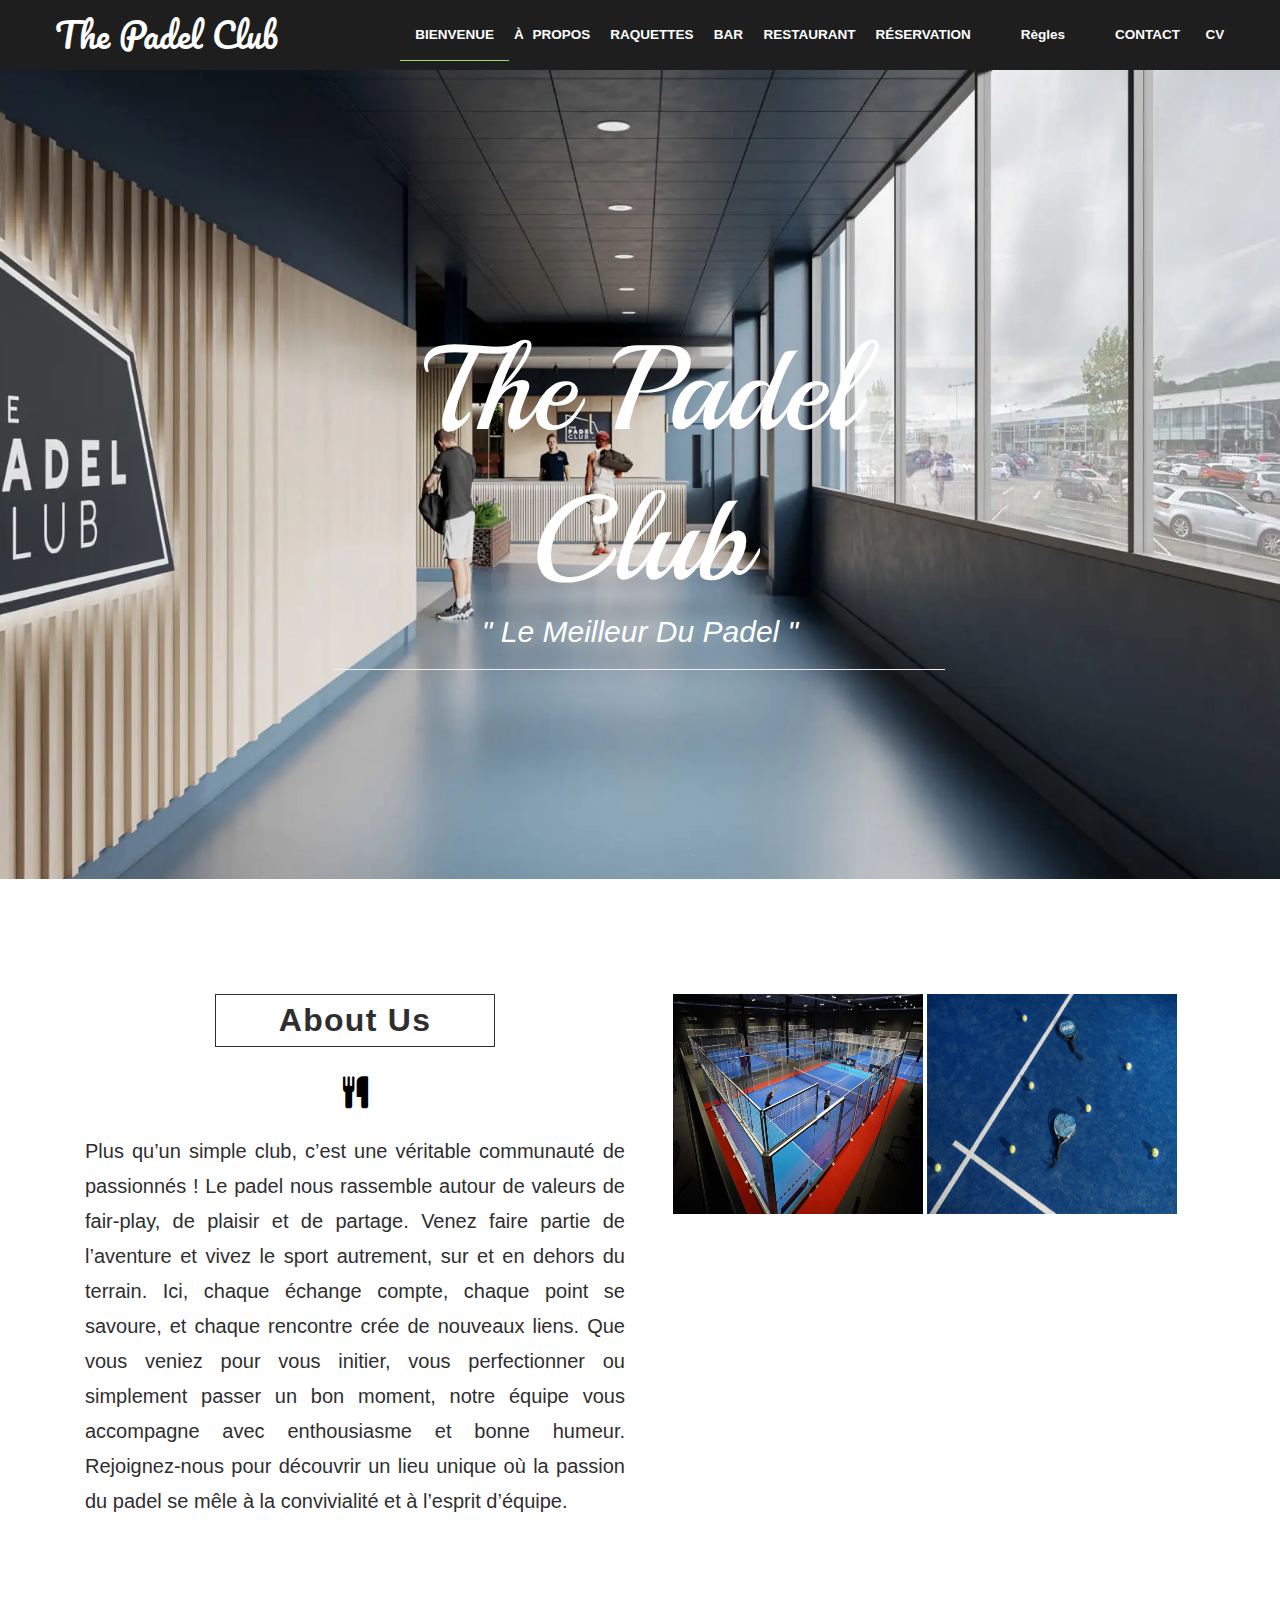
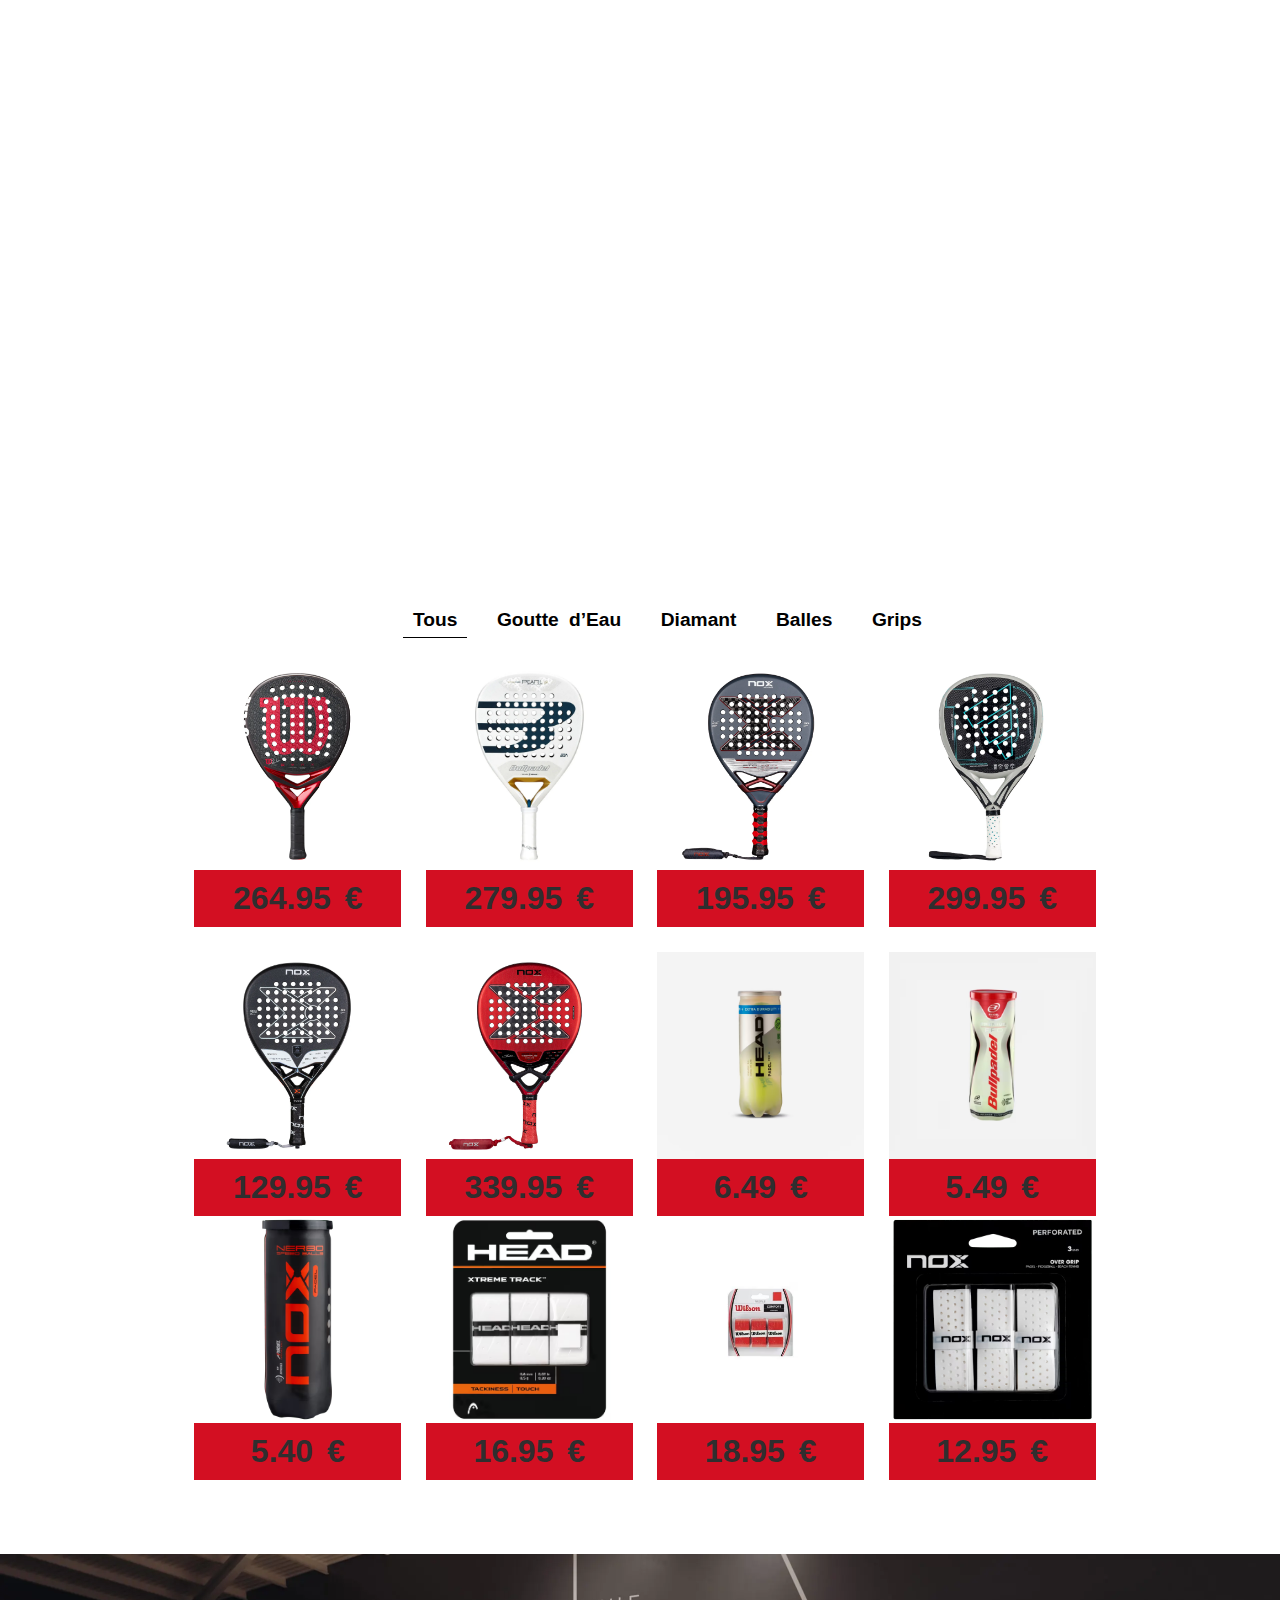
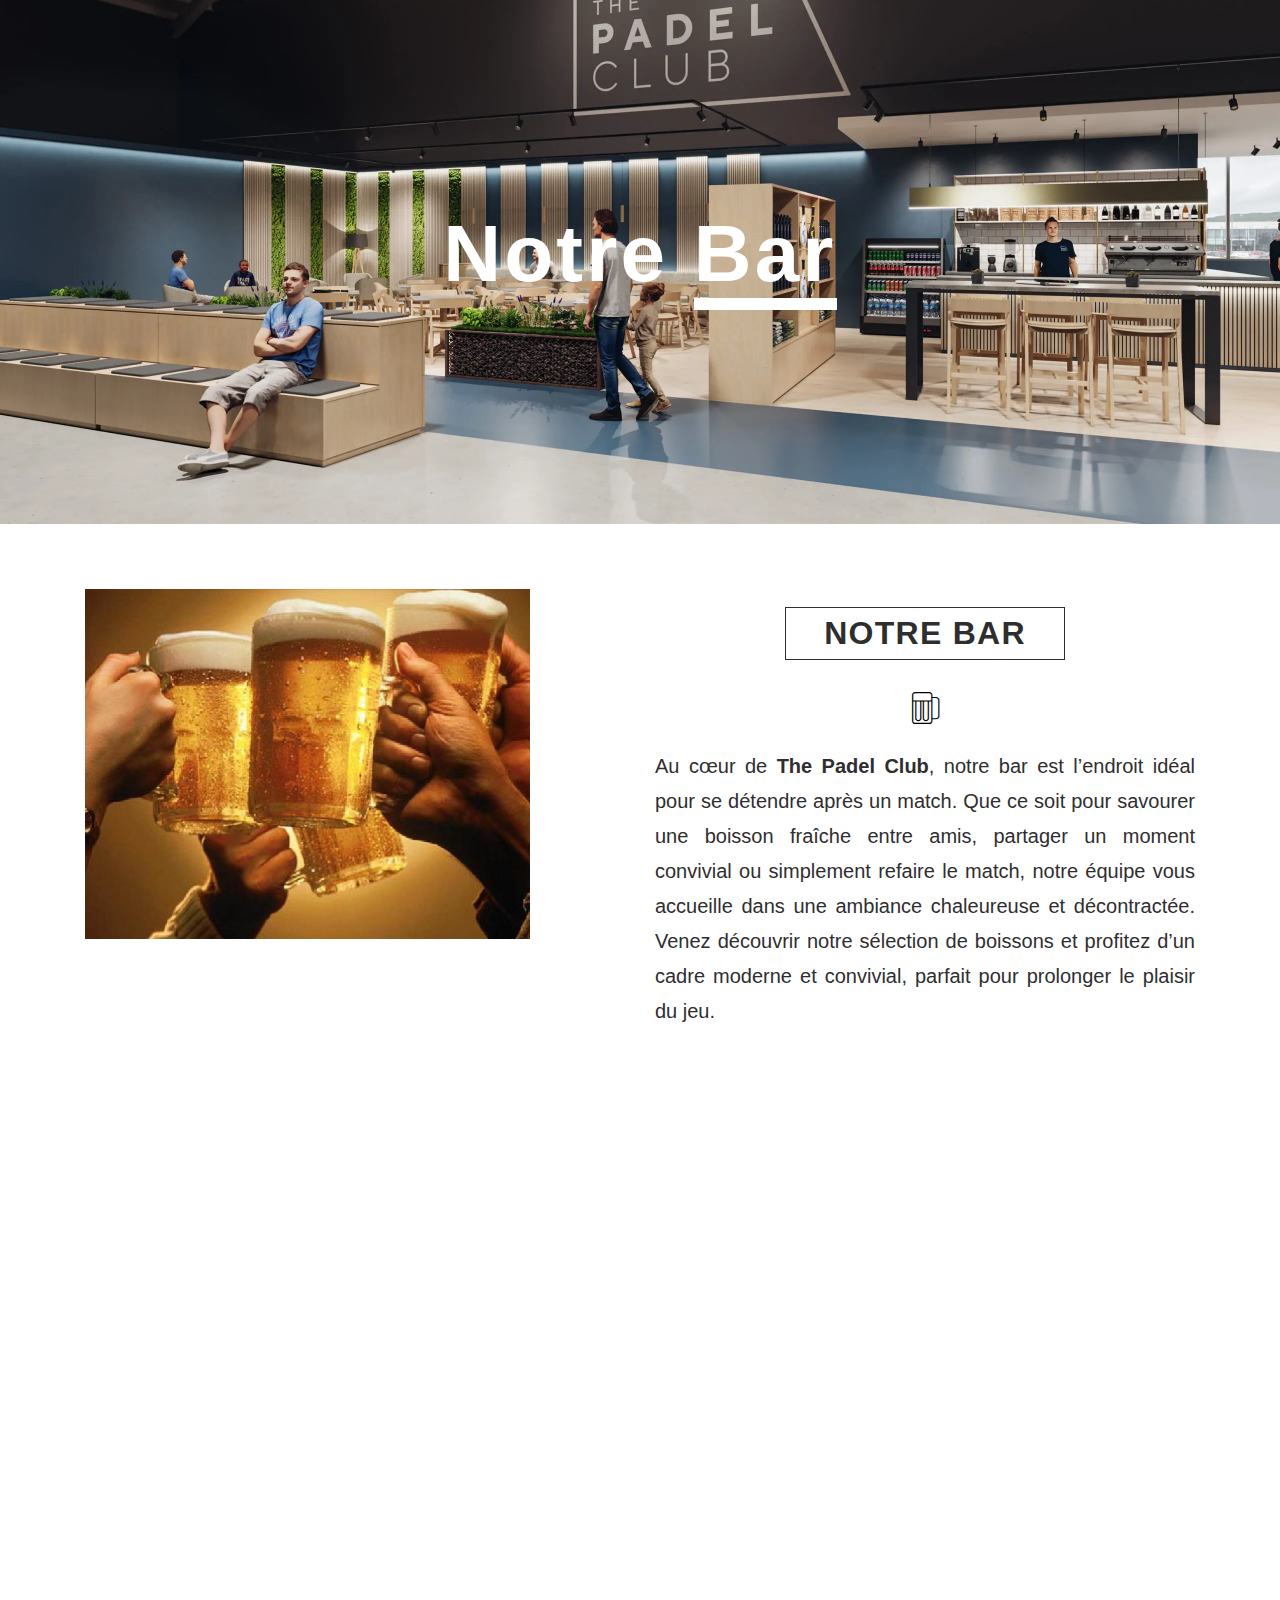
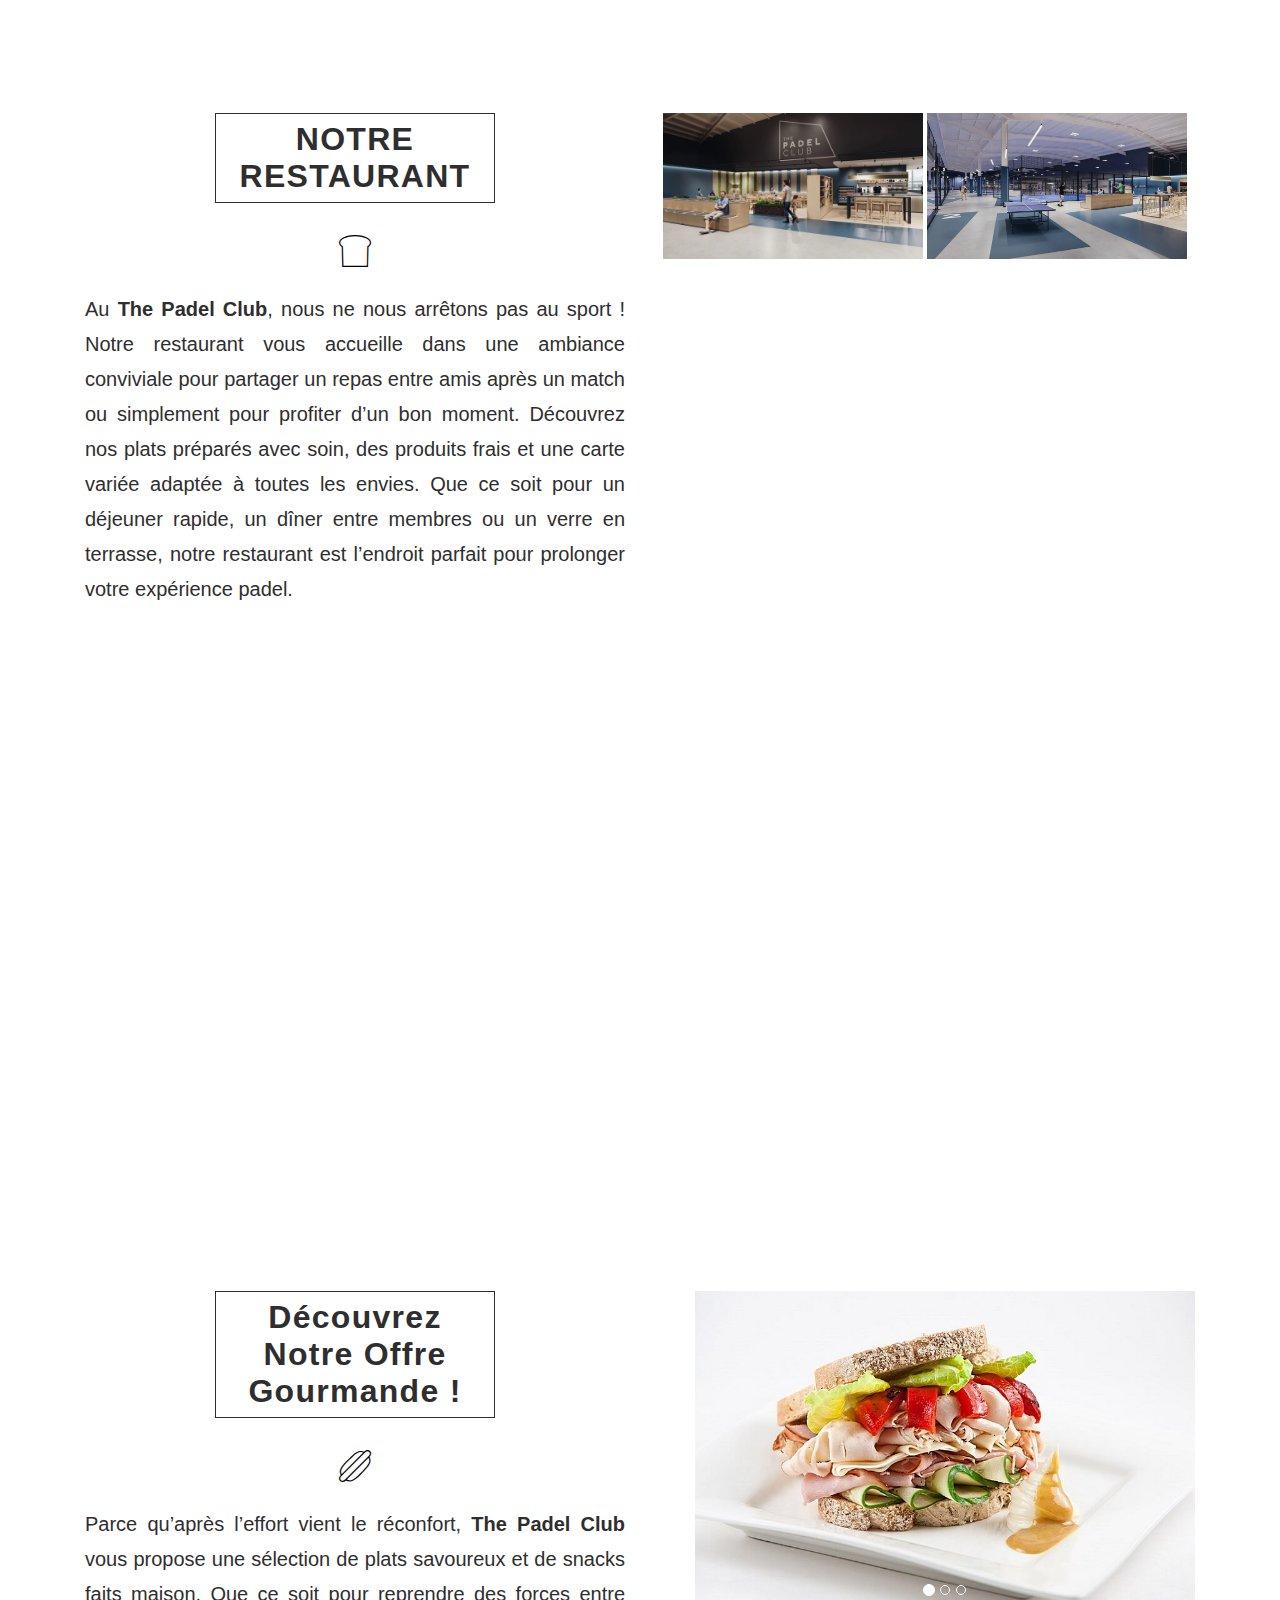
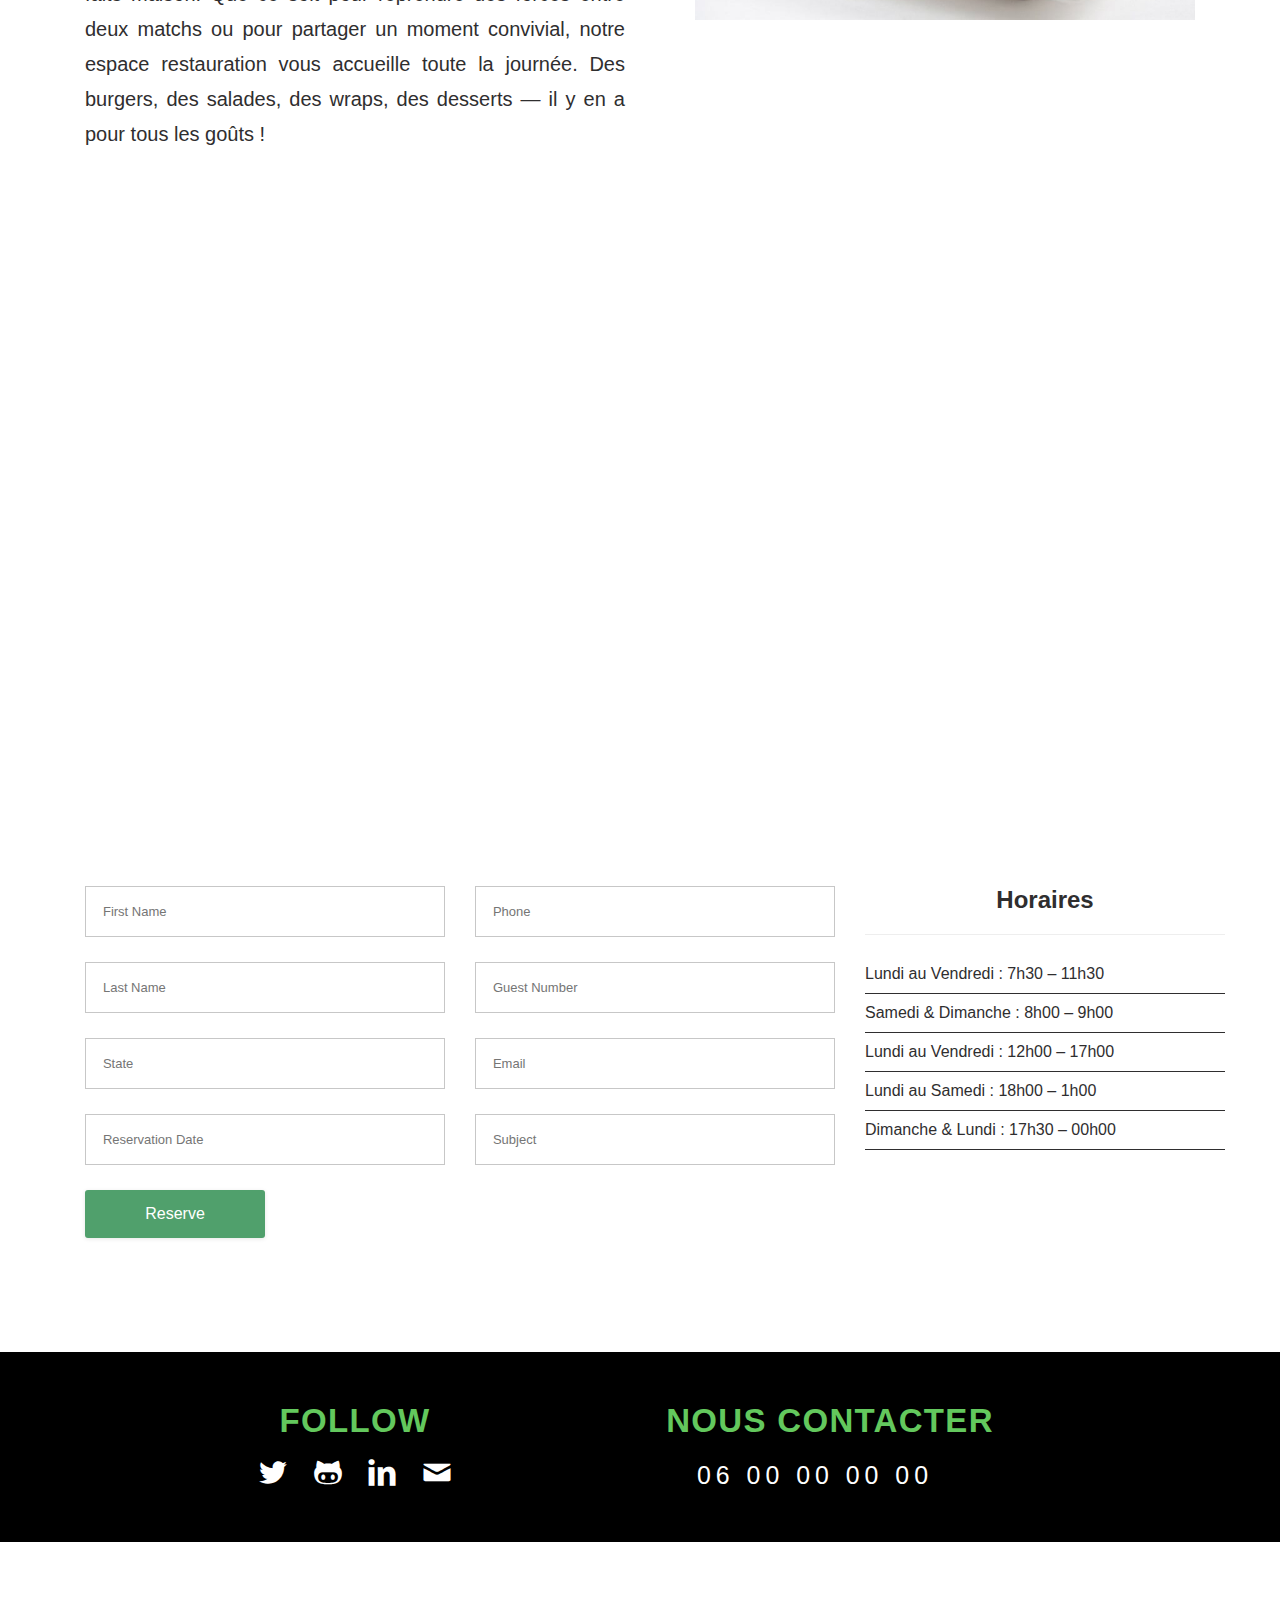
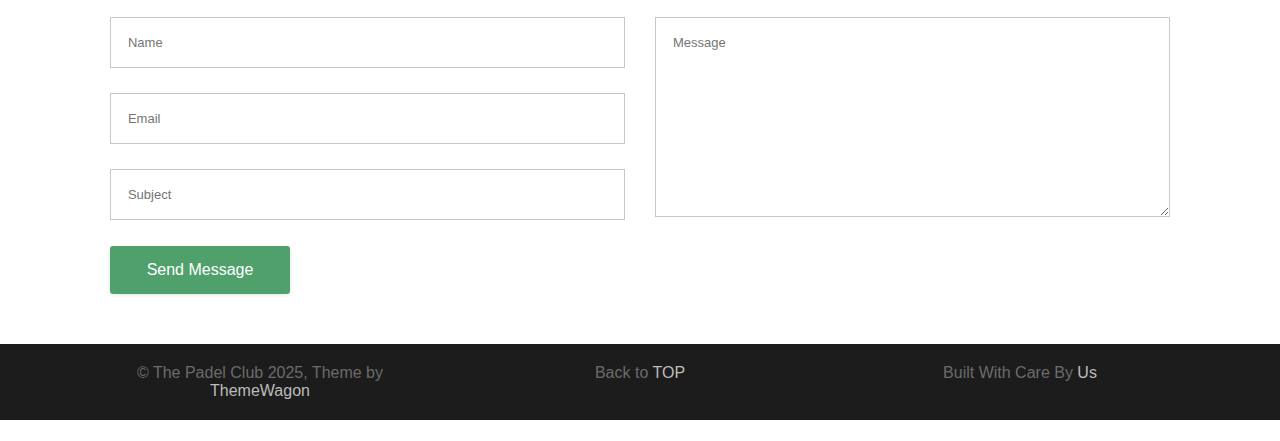
<file: index.html>
<!DOCTYPE html>
<html>

    <head>
        <meta charset="UTF-8">
        <title>The Padel Club</title>
        <link rel="stylesheet" href="css/normalize.css">
        <link rel="stylesheet" href="css/main.css" media="screen" type="text/css">
        <link href='http://fonts.googleapis.com/css?family=Pacifico' rel='stylesheet' type='text/css'>
        <link href='http://fonts.googleapis.com/css?family=Playball' rel='stylesheet' type='text/css'>
        <link rel="stylesheet" href="css/bootstrap.css">
        <link rel="stylesheet" href="css/style-portfolio.css">
        <link rel="stylesheet" href="css/picto-foundry-food.css" />
        <link rel="stylesheet" href="css/jquery-ui.css">
        <meta name="viewport" content="width=device-width, initial-scale=1.0">
        <link href="css/font-awesome.min.css" rel="stylesheet">
    </head>
<script>
  // Barre verte sur le lien actif
  const currentPage = window.location.pathname.split("/").pop();
  const links = document.querySelectorAll('.navbar-nav li a');

  links.forEach(link => {
    if (link.getAttribute('href') === currentPage) {
      link.parentElement.classList.add('active');
    }
  });
</script>

    <body>

        <nav class="navbar navbar-default navbar-fixed-top" role="navigation">
            <div class="container">
                <div class="row">
                <!-- Brand and toggle get grouped for better mobile display -->
                    <div class="navbar-header">
                        <button type="button" class="navbar-toggle collapsed" data-toggle="collapse" data-target="#bs-example-navbar-collapse-1">
                            <span class="sr-only">Toggle navigation</span>
                            <span class="icon-bar"></span>
                            <span class="icon-bar"></span>
                            <span class="icon-bar"></span>
                        </button>
                        <a class="navbar-brand" href="#">The Padel Club</a>
                    </div>

                    <!-- Collect the nav links, forms, and other content for toggling -->
                    <div class="collapse navbar-collapse" id="bs-example-navbar-collapse-1">
                        <ul class="nav navbar-nav main-nav clear navbar-right ">
    <li><a class="navactive color_animation" href="#top">BIENVENUE</a></li>
    <li><a class="color_animation" href="#story">À PROPOS</a></li>
    <li><a class="color_animation" href="#pricing">RAQUETTES</a></li>
    <li><a class="color_animation" href="#beer">BAR</a></li>
    <li><a class="color_animation" href="#bread">RESTAURANT</a></li>
    <li><a class="color_animation" href="#reservation">RÉSERVATION</a></li>
    <li><a href="regles.html">Règles</a></li>
    <li><a class="color_animation" href="#contact">CONTACT</a></li>
    <li><a class="color_animation" href="./cv.html" target="_blank">CV</a></li>


    </ul>

                    </div><!-- /.navbar-collapse -->
                </div>
            </div><!-- /.container-fluid -->
        </nav>
         
        <div id="top" class="starter_container bg">
            <div class="follow_container">
                <div class="col-md-6 col-md-offset-3">
                    <h2 class="top-title"> The Padel Club</h2>
                    <h2 class="white second-title">" Le meilleur du padel "</h2>
                    <hr>
                </div>
            </div>
        </div>

        <!-- ============ About Us ============= -->

        <section id="story" class="description_content">
            <div class="text-content container">
                <div class="col-md-6">
                    <h1>About us</h1>
                    <div class="fa fa-cutlery fa-2x"></div>
                    <p class="desc-text">Plus qu’un simple club, c’est une véritable communauté de passionnés ! Le padel nous rassemble autour de valeurs de fair-play, de plaisir et de partage. Venez faire partie de l’aventure et vivez le sport autrement, sur et en dehors du terrain.
Ici, chaque échange compte, chaque point se savoure, et chaque rencontre crée de nouveaux liens. Que vous veniez pour vous initier, vous perfectionner ou simplement passer un bon moment, notre équipe vous accompagne avec enthousiasme et bonne humeur.
Rejoignez-nous pour découvrir un lieu unique où la passion du padel se mêle à la convivialité et à l’esprit d’équipe.</p>
                </div>
                <div class="col-md-6">
                    <div class="img-section">
                       <img src="images/kabob.jpg" width="250" height="220">
                       <img src="images/limes.jpg" width="250" height="220">
                       <div class="img-section-space"></div>
                       
                       
                   </div>
                </div>
            </div>
        </section>

<!-- ============ CATALOGUE RAQUETTES + ACCESSOIRES  ============= -->

<section id="pricing" class="description_content">
    <div class="pricing background_content">
        <h1><span>Nos</span> Produits</h1>
    </div>

    <div class="text-content container"> 
        <div class="container">
            <div class="row">
                <div id="w">

                    <!-- BARRE DE FILTRES -->
                    <ul id="filter-list" class="clearfix">
                        <li class="filter" data-filter="all">Tous</li>
                        <li class="filter" data-filter="goutte">Goutte d’Eau</li>
                        <li class="filter" data-filter="diamant">Diamant</li>
                        <li class="filter" data-filter="balles">Balles</li>
                        <li class="filter" data-filter="grips">Grips</li>
                    </ul>

                    <!-- CATALOGUE -->
                    <ul id="portfolio">

                        <!-- === RAQUETTES === -->
                        <li class="item goutte">
                            <a href="https://www.padelnuestro.com/fr/wilson-bela-pro-v3-2025" target="_blank">
                                <img src="images/food_icon01.jpg" alt="">
                            </a>
                            <h2>264.95 €</h2>
                        </li>

                        <li class="item diamant">
                            <a href="https://www.padelnuestro.com/fr/bullpadel-pearl-2026" target="_blank">
                                <img src="images/food_icon02.jpg" alt="">
                            </a>
                            <h2>279.95 €</h2>
                        </li>

                        <li class="item goutte">
                            <a href="https://www.padelnuestro.com/fr/nox-at10-genius-12k-by-agustin-tapia-2025-113539-p" target="_blank">
                                <img src="images/food_icon03.jpg" alt="">
                            </a>
                            <h2>195.95 €</h2>
                        </li>

                        <li class="item diamant">
                            <a href="https://www.padelnuestro.com/fr/adidas-adipower-legend-2025" target="_blank">
                                <img src="images/food_icon04.jpg" alt="">
                            </a>
                            <h2>299.95 €</h2>
                        </li>

                        <li class="item diamant">
                            <a href="https://www.padelnuestro.com/fr/nox-nextgen-pro-attack-3k-2025" target="_blank">
                                <img src="images/food_icon06.jpg" alt="">
                            </a>
                            <h2>129.95 €</h2>
                        </li>

                        <li class="item goutte">
                            <a href="https://www.padelnuestro.com/fr/nox-ea10-ventus-hybrid-12k-xtrem-by-edu-alonso-2026" target="_blank">
                                <img src="images/food_icon08.jpg" alt="">
                            </a>
                            <h2>339.95 €</h2>
                        </li>

                        <!-- === BALLES === -->
                        <li class="item balles">
                            <a href="https://www.decathlon.fr/p/tube-de-3-balles-de-padel-pressurisses-head-padel-pro/_/R-p-354912?mc=8942797"
                               target="_blank">
                                <img src="images/balleHead.jpg" alt="">
                            </a>
                            <h2>6.49 €</h2>
                        </li>

                        <li class="item balles">
                            <a href="https://www.decathlon.fr/p/tube-de-3-balles-de-padel-pressurisees-bullpadel-premium-pro/_/R-p-X8819028?mc=8819028"
                               target="_blank">
                                <img src="images/balleBullpadel.jpg" alt="">
                            </a>
                            <h2>5.49 €</h2>
                        </li>

                        <li class="item balles">
                            <a href="https://www.decathlon.fr/search?Ntt=balle+NOX"
                               target="_blank">
                                <img src="images/balleNox.jpg" alt="">
                            </a>
                            <h2>5.40 €</h2>
                        </li>

                        <!-- === GRIPS === -->
                        <li class="item grips">
                            <a href="https://www.decathlon.fr/p/mp/head/surgrip-de-tennis-head-xtreme-track/_/R-p-595f34b7-da6e-4612-af19-7e6556fb154e"
                               target="_blank">
                                <img src="images/gripHead.jpg" alt="">
                            </a>
                            <h2>16.95 €</h2>
                        </li>

                        <li class="item grips">
                            <a href="https://www.decathlon.fr/search?Ntt=GRIP+WILSON+PADEL"
                               target="_blank">
                                <img src="images/gripWilson.jpg" alt="">
                            </a>
                            <h2>18.95 €</h2>
                        </li>

                        <li class="item grips">
                            <a href="https://www.decathlon.fr/p/mp/nox/surgrip-pro-perfore-blanc/_/R-p-d49d16de-94f7-4d89-ad6a-264d01cf60a6"
                               target="_blank">
                                <img src="images/gripNox.jpg" alt="">
                            </a>
                            <h2>12.95 €</h2>
                        </li>

                    </ul> <!-- /#portfolio -->

                </div>
            </div>
        </div>
    </div>
</section>


      



        <!-- ============ Our Beer  ============= -->


        <section id ="beer" class="description_content">
            <div  class="beer background_content">
                <h1>Notre <span>Bar</span></h1>
            </div>
            <div class="text-content container"> 
                <div class="col-md-5">
                   <div class="img-section">
                       <img src="images/beer_spec.jpg" width="100%">
                   </div>
                </div>
                <br>
                <div class="col-md-6 col-md-offset-1">
                    <h1>NOTRE BAR</h1>
                    <div class="icon-beer fa-2x"></div>
                    <p class="desc-text">Au cœur de <strong>The Padel Club</strong>, notre bar est l’endroit idéal pour se détendre après un match.  
                       Que ce soit pour savourer une boisson fraîche entre amis, partager un moment convivial ou simplement refaire le match, notre équipe vous accueille dans une ambiance chaleureuse et décontractée.  
                        Venez découvrir notre sélection de boissons et profitez d’un cadre moderne et convivial, parfait pour prolonger le plaisir du jeu.</p>
                </div>
            </div>
        </section>


       <!-- ============ Our Bread  ============= -->


        <section id="bread" class=" description_content">
            <div  class="bread background_content">
                <h1>Notre <span>Restaurant</span></h1>
            </div>
            <div class="text-content container"> 
                <div class="col-md-6">
                    <h1>NOTRE RESTAURANT</h1>
                    <div class="icon-bread fa-2x"></div>
                    <p class="desc-text">Au <strong>The Padel Club</strong>, nous ne nous arrêtons pas au sport !  
Notre restaurant vous accueille dans une ambiance conviviale pour partager un repas entre amis après un match ou simplement pour profiter d’un bon moment.  
Découvrez nos plats préparés avec soin, des produits frais et une carte variée adaptée à toutes les envies.  
Que ce soit pour un déjeuner rapide, un dîner entre membres ou un verre en terrasse, notre restaurant est l’endroit parfait pour prolonger votre expérience padel.</p>
                </div>
                <div class="col-md-6">
                    <img src="images/beer.jpg" width="260" alt="Bread">
                    <img src="images/resto.jpg" width="260" alt="Bread">
                </div>
            </div>
        </section>


        
        <!-- ============ Featured Dish  ============= -->

        <section id="featured" class="description_content">
            <div  class="featured background_content">
                <h1>Notre <span>Snack & Restauration</span></h1>
            </div>
            <div class="text-content container"> 
                <div class="col-md-6">
                    <h1>Découvrez notre offre gourmande !</h1>
                    <div class="icon-hotdog fa-2x"></div>
                    <p class="desc-text">Parce qu’après l’effort vient le réconfort, <strong>The Padel Club</strong> vous propose une sélection de plats savoureux et de snacks faits maison.  
Que ce soit pour reprendre des forces entre deux matchs ou pour partager un moment convivial, notre espace restauration vous accueille toute la journée.  
Des burgers, des salades, des wraps, des desserts — il y en a pour tous les goûts !</p>
                </div>
                <div class="col-md-6">
                    <ul class="image_box_story2">
                        <div id="carousel-example-generic" class="carousel slide" data-ride="carousel">
                            <!-- Indicators -->
                            <ol class="carousel-indicators">
                                <li data-target="#carousel-example-generic" data-slide-to="0" class="active"></li>
                                <li data-target="#carousel-example-generic" data-slide-to="1"></li>
                                <li data-target="#carousel-example-generic" data-slide-to="2"></li>
                            </ol>

                            <!-- Wrapper for slides -->
                            <div class="carousel-inner">
                                <div class="item active">
                                    <img src="images/slider1.jpg"  alt="...">
                                    <div class="carousel-caption">
                                        
                                    </div>
                                </div>
                                <div class="item">
                                    <img src="images/slider2.jpg" alt="...">
                                    <div class="carousel-caption">
                                        
                                    </div>
                                </div>
                                <div class="item">
                                    <img src="images/slider3.JPG" alt="...">
                                    <div class="carousel-caption">
                                        
                                    </div>
                                </div>
                            </div>
                        </div>
                    </ul>
                </div>
            </div>
        </section>

        <!-- ============ Reservation  ============= -->

        <section  id="reservation"  class="description_content">
            <div class="featured background_content">
                <h1>Réserve ton terrain !</h1>
            </div>
            <div class="text-content container"> 
                <div class="inner contact">
                    <!-- Form Area -->
                    <div class="contact-form">
                        <!-- Form -->
                        <form id="contact-us" method="post" action="reserve.php">
                            <!-- Left Inputs -->
                            <div class="container">
                                <div class="row">
                                    <div class="col-lg-8 col-md-6 col-xs-12">
                                        <div class="row">
                                            <div class="col-lg-6 col-md-6 col-xs-6">
                                                <!-- Name -->
                                                <input type="text" name="first_name" id="first_name" required="required" class="form" placeholder="First Name" />
                                                <input type="text" name="last_name" id="last_name" required="required" class="form" placeholder="Last Name" />
                                                <input type="text" name="state" id="state" required="required" class="form" placeholder="State" />
                                                <input type="text" name="datepicker" id="datepicker" required="required" class="form" placeholder="Reservation Date" />
                                            </div>

                                            <div class="col-lg-6 col-md-6 col-xs-6">
                                                <!-- Name -->
                                                <input type="text" name="phone" id="phone" required="required" class="form" placeholder="Phone" />
                                                <input type="text" name="guest" id="guest" required="required" class="form" placeholder="Guest Number" />
                                                <input type="email" name="email" id="email" required="required" class="form" placeholder="Email" />
                                                <input type="text" name="subject" id="subject" required="required" class="form" placeholder="Subject" />
                                            </div>

                                            <div class="col-xs-6 ">
                                                <!-- Send Button -->
                                                <button type="submit" id="submit" name="submit" class="text-center form-btn form-btn">Reserve</button> 
                                            </div>
                                            
                                        </div>
                                    </div>
                                    
                                    <div class="col-lg-4 col-md-6 col-xs-12">
                                        <!-- Message -->
                                        <div class="right-text">
                                            <h2>Horaires</h2><hr>
<p>Lundi au Vendredi : 7h30 – 11h30</p>
<p>Samedi & Dimanche : 8h00 – 9h00</p>
<p>Lundi au Vendredi : 12h00 – 17h00</p>
<p>Lundi au Samedi : 18h00 – 1h00</p>
<p>Dimanche & Lundi : 17h30 – 00h00</p>

                                        </div>
                                    </div>
                                </div>
                            </div>
                            <!-- Clear -->
                            <div class="clear"></div>
                        </form>
                    </div><!-- End Contact Form Area -->
                </div><!-- End Inner -->
            </div>
        </section>

        <!-- ============ Social Section  ============= -->
      
        <section class="social_connect">
            <div class="text-content container"> 
                <div class="col-md-6">
                    <span class="social_heading">FOLLOW</span>
                    <ul class="social_icons">
                        <li><a class="icon-twitter color_animation" href="#" target="_blank"></a></li>
                        <li><a class="icon-github color_animation" href="#" target="_blank"></a></li>
                        <li><a class="icon-linkedin color_animation" href="#" target="_blank"></a></li>
                        <li><a class="icon-mail color_animation" href="#"></a></li>
                    </ul>
                </div>
                <div class="col-md-4">
                    <span class="social_heading">NOUS CONTACTER</span>
                    <span class="social_info"><a class="color_animation" href="tel:883-335-6524">06 00 00 00 00</a></span>
                </div>
            </div>
        </section>

        <!-- ============ Contact Section  ============= -->

        <section id="contact">
            
            <div class="container">
                <div class="row">
                    <div class="col-md-12">
                        <div class="inner contact">
                            <!-- Form Area -->
                            <div class="contact-form">
                                <!-- Form -->
                                <form id="contact-us" method="post" action="contact.php">
                                    <!-- Left Inputs -->
                                    <div class="col-md-6 ">
                                        <!-- Name -->
                                        <input type="text" name="name" id="name" required="required" class="form" placeholder="Name" />
                                        <!-- Email -->
                                        <input type="email" name="email" id="email" required="required" class="form" placeholder="Email" />
                                        <!-- Subject -->
                                        <input type="text" name="subject" id="subject" required="required" class="form" placeholder="Subject" />
                                    </div><!-- End Left Inputs -->
                                    <!-- Right Inputs -->
                                    <div class="col-md-6">
                                        <!-- Message -->
                                        <textarea name="message" id="message" class="form textarea"  placeholder="Message"></textarea>
                                    </div><!-- End Right Inputs -->
                                    <!-- Bottom Submit -->
                                    <div class="relative fullwidth col-xs-12">
                                        <!-- Send Button -->
                                        <button type="submit" id="submit" name="submit" class="form-btn">Send Message</button> 
                                    </div><!-- End Bottom Submit -->
                                    <!-- Clear -->
                                    <div class="clear"></div>
                                </form>
                            </div><!-- End Contact Form Area -->
                        </div><!-- End Inner -->
                    </div>
                </div>
            </div>
        </section>

        <!-- ============ Footer Section  ============= -->

        <footer class="sub_footer">
            <div class="container">
                <div class="col-md-4"><p class="sub-footer-text text-center">&copy; The Padel Club 2025, Theme by <a href="https://themewagon.com/">ThemeWagon</a></p></div>
                <div class="col-md-4"><p class="sub-footer-text text-center">Back to <a href="#top">TOP</a></p>
                </div>
                <div class="col-md-4"><p class="sub-footer-text text-center">Built With Care By <a href="#" target="_blank">Us</a></p></div>
            </div>
        </footer>


        <script type="text/javascript" src="js/jquery-1.10.2.min.js"> </script>
        <script type="text/javascript" src="js/bootstrap.min.js" ></script>    
        <script type="text/javascript" src="js/jquery.mixitup.min.js" ></script>
        <script type="text/javascript" src="js/main.js" ></script>

<script>
$(document).ready(function () {

    // Initialisation de MixItUp (version jQuery v1)
    $('#accessoires-list').mixitup({
        targetSelector: '.access-item',        // les éléments à filtrer
        filterSelector: '.access-filter-btn'   // les boutons de filtre
    });

    // Gestion visuelle du bouton actif
    $('.access-filter-btn').on('click', function () {
        $('.access-filter-btn').removeClass('active');
        $(this).addClass('active');
    });

});
</script>


    </body>
</html>
</file>
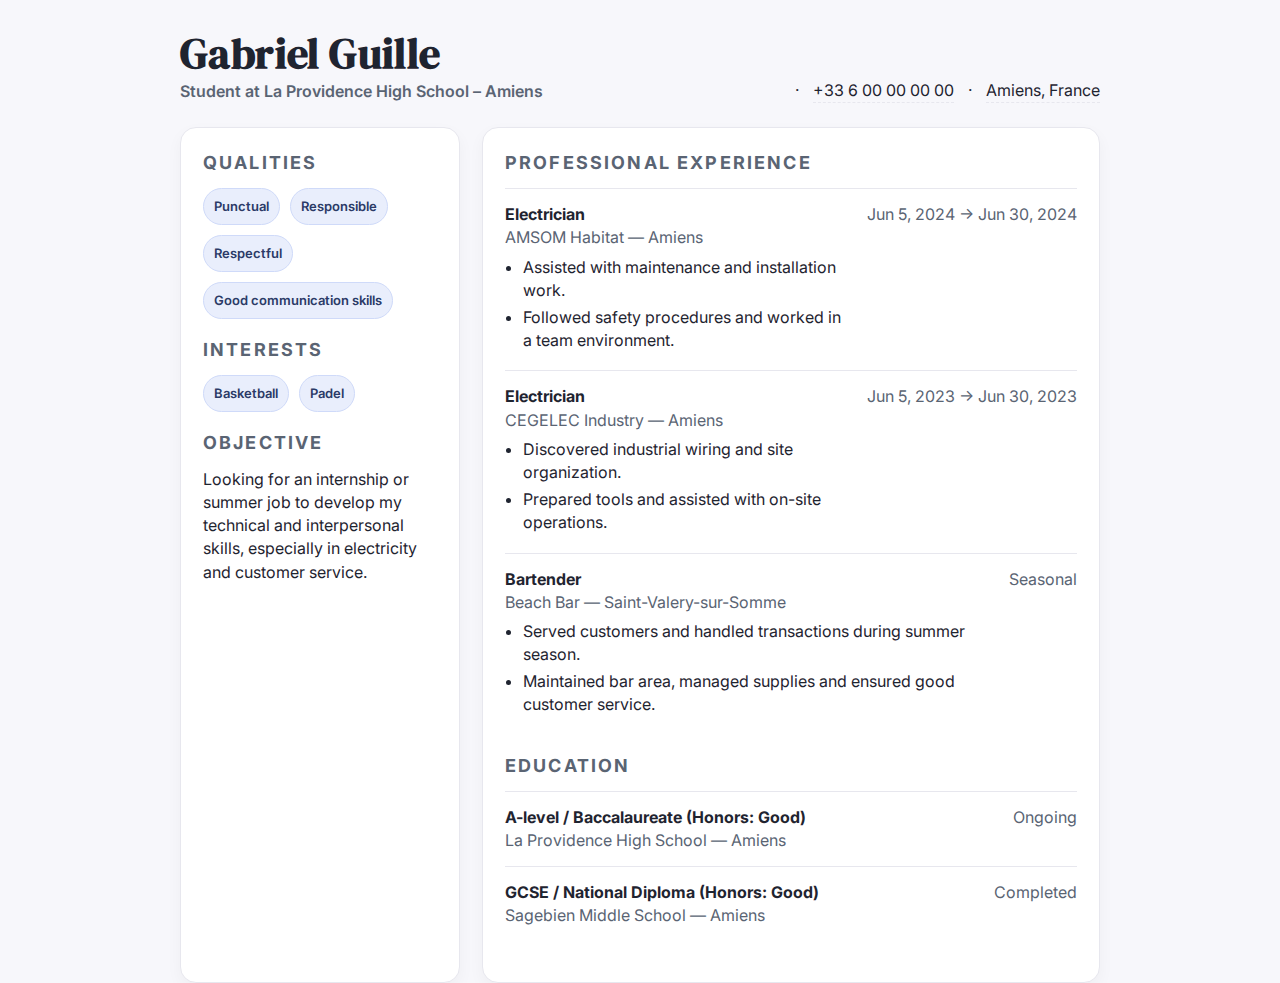
<file: cv.html>
<!DOCTYPE html>
<html lang="en">
<head>
  <meta charset="utf-8" />
  <meta name="viewport" content="width=device-width, initial-scale=1" />
  <title>CV – Gabriel Guille</title>
  <link rel="preconnect" href="https://fonts.googleapis.com">
  <link rel="preconnect" href="https://fonts.gstatic.com" crossorigin>
  <link href="https://fonts.googleapis.com/css2?family=Inter:wght@300;400;600;700&family=DM+Serif+Display&display=swap" rel="stylesheet">
  <link rel="stylesheet" href="style.css">
</head>
<body>
  <main class="page">
    <header>
      <div>
        <h1 class="name">Gabriel Guille</h1>
        <p class="subtitle">Student at La Providence High School – Amiens</p>
      </div>
      <div class="contact">
        <span>·</span>
        <a href="tel:+33000000000">+33 6 00 00 00 00</a>
        <span>·</span>
        <a href="#">Amiens, France</a>
      </div>
    </header>

    <section class="grid">
      
      <aside class="card">
        <div class="section">
          <h2>Qualities</h2>
          <div class="chips">
            <span class="chip">Punctual</span>
            <span class="chip">Responsible</span>
            <span class="chip">Respectful</span>
            <span class="chip">Good communication skills</span>
          </div>
        </div>

        <div class="section">
          <h2>Interests</h2>
          <div class="chips">
            <span class="chip">Basketball</span>
            <span class="chip">Padel</span>
          </div>
        </div>

        <div class="section">
          <h2>Objective</h2>
          <p class="paragraph">Looking for an internship or summer job to develop my technical and interpersonal skills, especially in electricity and customer service.</p>
        </div>
      </aside>

      
      <section class="card">
        <div class="section">
          <h2>Professional Experience</h2>

          <div class="item">
            <div>
              <div class="role">Electrician</div>
              <div class="org">AMSOM Habitat — Amiens</div>
              <ul class="bullets">
                <li>Assisted with maintenance and installation work.</li>
                <li>Followed safety procedures and worked in a team environment.</li>
              </ul>
            </div>
            <div class="date">Jun 5, 2024 → Jun 30, 2024</div>
          </div>

          <div class="item">
            <div>
              <div class="role">Electrician</div>
              <div class="org">CEGELEC Industry — Amiens</div>
              <ul class="bullets">
                <li>Discovered industrial wiring and site organization.</li>
                <li>Prepared tools and assisted with on-site operations.</li>
              </ul>
            </div>
            <div class="date">Jun 5, 2023 → Jun 30, 2023</div>
          </div>

          <div class="item">
            <div>
              <div class="role">Bartender</div>
              <div class="org">Beach Bar — Saint-Valery-sur-Somme</div>
              <ul class="bullets">
                <li>Served customers and handled transactions during summer season.</li>
                <li>Maintained bar area, managed supplies and ensured good customer service.</li>
              </ul>
            </div>
            <div class="date">Seasonal</div>
          </div>
        </div>

        <div class="section">
          <h2>Education</h2>
          <div class="item">
            <div>
              <div class="role">A-level / Baccalaureate (Honors: Good)</div>
              <div class="org">La Providence High School — Amiens</div>
            </div>
            <div class="date">Ongoing</div>
          </div>
          <div class="item">
            <div>
              <div class="role">GCSE / National Diploma (Honors: Good)</div>
              <div class="org">Sagebien Middle School — Amiens</div>
            </div>
            <div class="date">Completed</div>
          </div>
        </div>

      </section>
    </section>


  </main>
</body>
</html>
</file>
<file: css/main.css>
/* Theme Name: Restaurant
Theme URI: http://themewagon.com/demo/Restaurant/
Author: ThemeWagon
Author URI: http://themewagon.com/
Description:
Version: 1.0
License: GNU General Public License v3 or later
License URI: http://www.gnu.org/licenses/gpl-3.0.html
Text Domain: restaurant
*/

/*======================== GLOBAL =========================*/
h1 {
  font-size: 37px;
  font-weight: 900;
  width: 414px;
  letter-spacing: 0.040em;
  border: 1px solid rgba(47, 46, 47, 0.59);
}

.navactive {
  border-bottom: 1px solid #96E16B;
}

p.desc-text {
  font-size: 20px;
  line-height: 35px;
  text-align: justify;
}

.text-content.container {
  margin-top: 65px;
  margin-bottom: -51px;
}

.right-text p {
  text-align: left !important;
  border-bottom: 1px solid;
  padding: 10px 0;
}

*, *:before, *:after {
  -moz-box-sizing: border-box;
  box-sizing: border-box;
  -webkit-font-smoothing: antialiased;
}

.img-section-space {
  margin-top: 5px;
}

.fa-2x {
  padding-top: 5px;
}

@font-face {
  font-family: 'icomoon';
  src: url('../fonts/icomoonacfe.eot?-yinaf8');
  src: url('../fonts/icomoond41d.eot?#iefix-yinaf8') format('embedded-opentype'),
       url('../fonts/icomoonacfe.woff?-yinaf8') format('woff'),
       url('../fonts/icomoonacfe.ttf?-yinaf8') format('truetype'),
       url('../fonts/icomoonacfe.svg?-yinaf8#icomoon') format('svg');
  font-weight: normal;
  font-style: normal;
}

[class^="icon-"], [class*=" icon-"] {
  font-family: 'icomoon';
  speak: none;
  font-style: normal;
  font-weight: normal;
  font-variant: normal;
  text-transform: none;
  line-height: 1;
  -webkit-font-smoothing: antialiased;
  -moz-osx-font-smoothing: grayscale;
}

.icon-mail:before { content: "\e600"; }
.icon-github:before { content: "\e601"; }
.icon-twitter:before { content: "\e602"; }
.icon-linkedin:before { content: "\e603"; }

.carousel-slide {
  float: right !important;
  margin-right: -15px;
}

li.item {
  position: relative;
  width: 100%;
  background: rgba(211, 15, 34, 1);
}

.icon_knife {
  width: 40px;
  height: 20px;
  margin: 30px auto;
  opacity: 0.8;
  background: url([data-uri]) no-repeat center;
  transition-duration: 0.5s;
  transition-property: transform;
}

.icon_knife:hover {
  transform: rotate(180deg);
}

body, html {
  margin: 0;
  padding: 0;
  height: 100%;
}

.clear::after {
  content: "";
  display: table;
  clear: both;
}

h1, h2, p, span, a {
  font-family: "museo-sans", helvetica, sans-serif;
  color: #2f2e2f;
  margin: 0;
  padding: 0;
}

.limit {
  max-width: 1200px;
  width: 100%;
  margin: 0 auto;
}

.color_animation {
  text-decoration: initial;
  margin-right: -30px;
  margin-left: -30px !important;
  color: white !important;
  transition: color 0.3s ease-in-out;
}

.color_animation:hover {
  color: #9BE86F !important;
}

/*======================== NAV =========================*/
div#bs-example-navbar-collapse-1 {
  height: 368px;
  overflow: hidden;
  text-align: center;
  text-decoration: none !important;
}

.navbar-brand {
  font-family: 'Pacifico', cursive;
  font-size: 34px !important;
  text-decoration: none;
  color: white !important;
}

nav {
  background: #1E1E1E !important;
  font-size: 18px;
  color: white !important;
}

li {
  color: white !important;
  word-spacing: 5px !important;
}

/*======================== INTRO CONTAINER =========================*/
.starter_container {
  margin-top: -21px;
  padding: 0;
  min-width: 100%;
  height: 100%;
  background: url('../images/steak.jpg') no-repeat center center;
  background-size: cover;
  text-align: center;
  background-position: center;
}

.follow_container {
  width: 100%;
  position: absolute;
  top: 35%;
  text-align: center;
}

.starter_follow {
  display: inline-block;
  width: 80%;
  z-index: 1;
  margin: 0 auto;
  padding: 0;
}

.top-title {
  color: white;
  font-family: 'Playball', cursive;
  font-size: 120px;
  font-weight: 400;
}

.second-title {
  font-weight: lighter;
  font-size: 30px;
  font-style: italic;
  text-transform: capitalize;
}

.white {
  color: white;
}

/* ======================== IMAGE INTRO BANNER CONTENT =========================*/
.background_content {
  position: relative;
  top: 0;
  width: 100%;
  height: 350px;
  background-color: white;
  margin: 0 auto;
  z-index: 98;
  text-align: center;
}

.background_content h1 {
  font-size: 3em;
  width: 60%;
  position: relative;
  top: 24%;
  color: white;
  padding: 0;
  border: 0;
  display: inline-block;
}

.background_content h1 span {
  color: white;
  border-bottom: 8px solid #fff;
}

.beer.background_content {
  background: url('../images/beer.jpg') no-repeat center center;
  background-size: cover;
  background-position: 70% 50%;
}

.bread.background_content {
  background: url('../images/bread.jpg') no-repeat center center;
  background-size: cover;
  background-position: 70% 50%;
}

.featured.background_content {
  background: url('../images/resto01.jpg') no-repeat center center;
  background-size: cover;
  background-position: center;
  background-attachment: fixed;
}

.pricing.background_content {
  background: url('../images/pricing.jpg') no-repeat center center;
  background-size: cover;
  background-position: center;
  background-attachment: fixed;
}

.reservation.background_content {
  background: url('../images/resto01.jpg') no-repeat center center;
  background-size: cover;
  background-position: center;
  background-attachment: fixed;
}

.bread.background_content {
  background: url('../images/breakfast.jpg') no-repeat center center;
  background-size: cover;
  background-position: center;
  background-attachment: fixed;
}

/*======================== DESCRIPTION BODY CONTENT =========================*/
.description_content {
  padding: 50px 0;
  width: 100%;
  background: #fff;
  margin: 0 auto;
  z-index: 99;
  position: relative;
  text-align: center;
}

.description_body {
  margin: 45px auto;
  max-width: 300px;
}

h1 {
  font-size: 28px;
  font-weight: 900;
  width: 225px;
  letter-spacing: 0.040em;
  border: 8px solid #2f2e2f;
  display: inline-block;
  padding: 7px 16px;
  margin: 0;
}

/*======================== IMAGE DESCRIPTION BODY CONTENT =========================*/
.picture_content {
  display: none;
}

/*======================== FIRST FOOTER CONTENT =========================*/
.first_footer {
  background-color: #1e1e1e;
  text-align: center;
}

.social_heading, .social_info {
  display: block;
}

.social_heading {
  font-size: 28px;
  font-weight: 900;
  letter-spacing: 0.040em;
  color: #63C85D;
  text-align: center;
  margin: 40px 0 0 0;
}

.social_info, .social_icons {
  margin: 18px 0 50px 0;
}

.social_info a {
  text-decoration: none;
  font-size: 16px;
  font-weight: 500;
  letter-spacing: 0.200em;
  line-height: 1.400em;
  color: #fff;
  display: inline-block;
  margin: 0 auto;
  width: 210px;
}

.social_info a:hover {
  color: #6c8f34;
}

.social_icons {
  padding: 0;
}

.social_icons li {
  list-style: none;
  display: inline-block;
}

.social_icons li:nth-child(1),
.social_icons li:nth-child(2),
.social_icons li:nth-child(3) {
  margin: 0 50px 0 0;
}

.social_icons li a {
  color: #fff;
  text-decoration: none;
  font-size: 25px;
}

.social_icons li a:hover {
  color: #6c8f34;
}

.direction a {
  color: white !important;
}

/*======================== SECOND FOOTER CONTENT =========================*/
footer.sub_footer {
  background-color: #1C1C1C;
  padding: 20px;
}

p.sub-footer-text {
  color: #6B6B6B;
}

p.sub-footer-text a {
  color: #BDBDBD;
  text-decoration: none;
}

/*Contact */
.contact-text {
  margin: 45px auto;
}

/* Contact Form */
#contact .contact-form {
  margin: 0 auto;
  padding: 25px 25px 0px 25px;
  -moz-box-shadow: 0px 1px 4px rgba(0, 0, 0, 0.2);
}

.mail-message-area {
  width: 100%;
  padding: 0 15px;
}

.mail-message {
  width: 100%;
  background: rgba(255, 255, 255, 0.8) !important;
  transition: all 0.7s;
  margin: 0 auto;
  border-radius: 0;
}

.not-visible-message {
  height: 0px;
  opacity: 0;
}

.visible-message {
  height: auto;
  opacity: 1;
  margin: 25px auto 0;
}

.inner.contact {
  padding: 50px 0;
}

/* Input Styles */
.form {
  width: 100%;
  padding: 16.94px;
  border: 1px solid rgba(13, 12, 12, 0.23);
  margin-bottom: 25px;
  color: #727272 !important;
  font-size: 13px;
  transition: all 0.4s;
}

.form:hover {
  border: 1px solid #8BC3A3;
}

.form:focus {
  color: white;
  outline: none;
  border: 1px solid #8BC3A3;
}

.textarea {
  height: 200px;
  max-height: 200px;
  max-width: 100%;
}

/* Generic Button Styles */
.button {
  padding: 8px 12px;
  background: #0A5175;
  display: block;
  width: 120px;
  margin: 10px 0 0px 0;
  border-radius: 3px;
  transition: all 0.3s;
  text-align: center;
  font-size: 0.8em;
  box-shadow: 0px 1px 4px rgba(0, 0, 0, 0.10);
}

.button:hover {
  background: #8BC3A3;
  color: white;
}

/* Send Button Styles */
.form-btn {
  width: 180px;
  display: block;
  float: left;
  height: auto;
  padding: 15px;
  color: #fff;
  background: rgba(80, 160, 108, 1);
  border: none;
  border-radius: 3px;
  outline: none;
  transition: all 0.3s;
  margin: 0 auto !important;
  box-shadow: 0px 1px 4px rgba(0, 0, 0, 0.10);
  text-align: center;
}

.form-btn:hover {
  background: rgba(85, 184, 120, 1);
  color: white;
  border: none;
}

.form-btn:active {
  opacity: 0.9;
}

div.fa {
  display: block;
  padding: 30px 0px 25px 0px;
}

div .fa-2x {
  padding: 30px 0px 25px 0px;
}

h1 {
  text-transform: capitalize;
}

.navbar-default {
  border: 0 !important;
}

/*======================== MEDIA QUERIES MOBILE =========================*/
@media (max-width: 660px) {
  .top-title { font-size: 67px; }
  .second-title { font-size: 21px; }
  .background_content h1 { width: 80%; font-size: 2.5em; }
  .form-btn { margin: 0px auto; }
}

/*======================== MEDIA QUERIES TABLET =========================*/
@media (min-width: 400px) {
  .starter_container { height: 100%; }
  .background_content h1 { top: 33%; }
}

/*======================== MEDIA QUERIES TABLET =========================*/
@media (min-width: 660px) {
  .starter_container { height: 100%; }

  /*======================== NAV =========================*/
  .navbar-default {
    height: 70px;
    padding-top: 10px;
  }

  nav li {
    padding-right: -15px;
  }

  .navbar-brand {
    font-family: 'Pacifico', cursive;
    font-size: 34px !important;
    text-decoration: none;
    color: white !important;
  }

  nav {
    position: fixed;
    display: block;
    width: 100%;
    height: 55px;
    z-index: 100;
    margin: 0;
    padding: 0;
    background-color: #1e1e1e;
    text-align: center;
  }

  .logo { display: none; }

  .main-nav {
    padding: 0;
    margin: 18px auto 0 auto;
  }

  .main-nav li {
    display: inline-block;
    list-style: none;
    margin: 0 29px;
  }

  .logo a, .main-nav a {
    font-size: 0.75em;
    font-weight: 700;
    text-decoration: none;
    color: #fff;
    display: block;
    text-align: center;
    padding: 2px 0;
    transition: color 0.3s ease-in-out;
  }

  .main-nav a:hover {
    color: #6c8f34;
  }

  .direction a {
    border: 5px solid rgba(0, 0, 0, 0);
    display: inline-block;
    width: 45px;
    height: 45px;
    background-size: 30px;
  }

  .direction a:hover {
    border: 5px solid #6D903C;
  }

  /*======================== DESCRIPTION BODY CONTENT =========================*/
  .description_body {
    margin: 45px auto;
    max-width: 500px;
  }

  h1 {
    font-size: 32px;
    font-weight: 900;
    width: 280px;
    letter-spacing: 0.040em;
    border: 1px solid #2f2e2f;
  }

  .picture_content {
    display: inline-block;
    padding: 0 20px;
  }

  /*======================== IMAGE INTRO BANNER CONTENT =========================*/
  .background_content {
    position: relative;
    top: 0px;
    width: 100%;
    height: 570px;
    background-color: white;
    margin: 0 auto;
    z-index: 98;
    text-align: center;
  }

  .background_content h1 {
    font-size: 4.5em;
    position: relative;
    top: 41%;
    width: 100%;
    color: white;
    padding: 0;
    border: 0;
    display: inline-block;
  }

  .background_content h1 span {
    color: white;
    padding: 0;
    border-bottom: 10px solid #fff;
  }
}

/*======================== Social Connect =========================*/
section.social_connect {
  background-color: black;
  text-align: center;
  margin-bottom: 50px;
}

.social_heading {
  font-size: 33px;
  margin: 50px 0 0 0;
}

.social_info a {
  font-size: 24.93px;
}

.social_icons li a {
  font-size: 30px;
}

.social_info a {
  display: inline-block;
  margin: 0 auto;
  width: 325px;
}

/*======================== MEDIA QUERIE DESKTOP =========================*/
@media (min-width: 1100px) {
  .starter_container { background-attachment: fixed; }

  .background_content h1 {
    font-size: 5em;
    position: relative;
    top: 41%;
    width: 100%;
    color: white;
    padding: 0;
    border: 0;
    display: inline-block;
    margin-top: 20px;
  }

  .background_content h1 span {
    color: white;
    padding: 0;
    border-bottom: 12px solid #fff;
  }

  .margin-right { margin-right: 5%; }
  .margin-left { margin-left: 5%; }

  .background_content:nth-of-type(2),
  .background_content:nth-of-type(4) {
    background-attachment: fixed;
  }

  .description_body {
    max-width: 450px;
    display: inline-block;
    vertical-align: middle;
    margin: 0;
    margin-top: 10px;
  }

  .picture_content {
    display: inline-block;
    padding: 0;
    vertical-align: middle;
  }

  .social_heading {
    font-size: 33px;
    margin: 50px 0 0 0;
  }

  .come_in .social_info a {
    font-size: 24.93px;
    display: inline-block;
    margin: 0 auto;
    width: 565px;
  }

  .come_in .social_info { margin-bottom: 25px; }

  .or_call .social_info a {
    font-size: 24.93px;
    display: inline-block;
    margin: 0 auto;
    width: auto;
  }

  .social_icons li a { font-size: 30px; }
}

.navbar-nav li a[href="regles.html"] {
  color: #fff !important;
  font-weight: bold;
}

/* ===== Barre verte sous l'onglet actif ou survolé ===== */
.navbar-nav li a {
  position: relative;
  transition: all 0.3s ease;
}

.navbar-nav li a::after {
  content: "";
  position: absolute;
  left: 0;
  bottom: -5px;
  width: 0%;
  height: 2px;
  background-color: #96E16B;
  transition: width 0.3s ease;
}

/* au survol */
.navbar-nav li a:hover::after {
  width: 100%;
}

/* pour la page active */
.navbar-nav li.active a::after {
  width: 100%;
}

/* Corrige les espacements de la navbar sur toutes les pages */
.navbar-nav li {
  display: inline-block;
  margin: 0 25px;
  list-style: none;
}

.navbar-nav li a {
  color: white !important;
  text-decoration: none;
  transition: color 0.3s ease;
}

.navbar-nav li a:hover {
  color: #9BE86F !important;
}
/* ================================
   SECTION VIDÉOS PADEL
================================ */
.padel-videos {
  padding: 60px 0;
  text-align: center;
  background-color: #f9f9f9;
}

.padel-videos h2 {
  font-size: 36px;
  margin-bottom: 40px;
  font-family: 'Playball', cursive;
  color: #1e1e1e;
}

.video-gallery {
  display: flex;
  flex-wrap: wrap;
  justify-content: center;
  gap: 30px;
}

.video-card {
  background: white;
  border-radius: 10px;
  overflow: hidden;
  box-shadow: 0 4px 10px rgba(0,0,0,0.1);
  transition: transform 0.3s ease, box-shadow 0.3s ease;
  width: 280px;
}

.video-card img {
  width: 100%;
  height: 180px;
  object-fit: cover;
  display: block;
  transition: opacity 0.3s ease;
}

.video-card h3 {
  padding: 15px;
  font-size: 18px;
  color: #2f2e2f;
  font-weight: 700;
}

.video-card:hover {
  transform: translateY(-5px);
  box-shadow: 0 6px 20px rgba(0,0,0,0.15);
}

.video-card:hover img {
  opacity: 0.85;
}

.video-card a {
  text-decoration: none;
  color: inherit;
  display: block;
}

@media (max-width: 768px) {
  .video-gallery {
    flex-direction: column;
    align-items: center;
  }

  .video-card {
    width: 90%;
  }
}
.rules-title {
  text-align: center;
  width: fit-content;
  margin: 0 auto;
}
#accessoires img {
    transition: transform 0.3s ease;
    cursor: pointer;
    border-radius: 10px;
}

#accessoires img:hover {
    transform: scale(1.1);
}
/* Accessoires grid */
#accessoires-list {
    display: flex;
    flex-wrap: wrap;
    justify-content: center;
    gap: 40px;
}

.access-item {
    display: inline-block;
    background: none !important;
    padding: 10px;
    text-align: center;
}

.access-item img {
    transition: transform 0.3s ease;
    cursor: pointer;
}

.access-item img:hover {
    transform: scale(1.15);
}

/* Boutons filtres */
#access-filter li {
    display: inline-block;
    margin: 0 15px;
    font-size: 20px;
    cursor: pointer;
    color: #fff;
}

#access-filter li:hover {
    text-decoration: underline;
}
/* Barre des filtres accessoires */
.access-filter-bar {
    text-align: center;
    margin: 30px 0;
    padding: 0;
}

.access-filter-bar li {
    display: inline-block;
    margin: 0 20px;
    font-size: 24px;
    color: #000; /* IMPORTANT : noir pour être visible */
    cursor: pointer;
    font-weight: bold;
    transition: 0.3s;
}

.access-filter-bar li:hover {
    color: #c0392b;
    transform: scale(1.15);
}
.access-filter-bar {
    text-align: center;
    margin: 35px 0;
}

.access-filter-btn {
    font-size: 26px;
    margin: 0 25px;
    cursor: pointer;
    color: #d0021b;
    font-weight: bold;
    transition: 0.3s;
}

.access-filter-btn:hover {
    transform: scale(1.15);
    color: #b00014;
}

.access-filter-btn.active {
    color: black;
    text-decoration: underline;
}
/* Empêche les accessoires d'utiliser le style rouge des raquettes */
#accessoires-list .item {
    width: auto !important;
    background: none !important;
    padding: 0 !important;
    position: static !important;
}
/* =======================================
   SECTION ACCESSOIRES — CSS PROPRE
======================================= */

/* Conteneur principal */
#accessoires {
    background: #fff;
    padding: 50px 0;
    text-align: center;
}

/* -------- FILTRES -------- */
.access-filter-bar {
    text-align: center;
    margin: 35px 0;
    padding: 0;
}

.access-filter-btn {
    display: inline-block;
    font-size: 26px;
    margin: 0 25px;
    cursor: pointer;
    font-weight: bold;
    color: #000;
    transition: 0.3s;
}

.access-filter-btn:hover {
    transform: scale(1.12);
    color: #c0392b;
}

.access-filter-btn.active {
    color: #c0392b;
    text-decoration: underline;
}

/* -------- LISTE DES ACCESSOIRES -------- */
#accessoires-list {
    list-style: none;
    padding: 0;
    display: flex;
    justify-content: center;
    gap: 35px;
    flex-wrap: wrap;
}

/* Un accessoire */
.access-item {
    text-align: center;
    padding: 10px;
    background: none;
    border-radius: 10px;
    transition: 0.3s;
}

/* Image */
.access-item img {
    width: 220px;
    border-radius: 10px;
    cursor: pointer;
    transition: transform 0.3s ease;
}

.access-item img:hover {
    transform: scale(1.12);
}

.access-item h2 {
    margin-top: 10px;
    color: #333;
    font-weight: bold;
}

/* Empêche les styles des RAQUETTES de s'appliquer */
#accessoires-list .item,
#accessoires-list li.item {
    background: none !important;
    width: auto !important;
    position: static !important;
    padding: 0 !important;
}
/* ==== FILTRE ACCESSOIRES ==== */

.access-filter-bar {
    display: flex;
    justify-content: center;
    gap: 20px;
    list-style: none;
    padding: 20px 0;
    margin: 0;
}

.access-filter-btn {
    cursor: pointer;
    padding: 8px 18px;
    border-radius: 5px;
    font-size: 18px;
    font-weight: 600;
    transition: 0.3s ease;
    color: #333;
    border: 2px solid #d00018;
}

.access-filter-btn:hover {
    background-color: #d00018;
    color: #fff;
}

.access-filter-btn.active {
    background-color: #d00018;
    color: white;
}

/* ==== GRID ACCESSOIRES ==== */

#accessoires-list {
    display: flex;
    flex-wrap: wrap;
    justify-content: center;
    list-style: none;
    gap: 60px;
    padding: 40px 0;
}

.access-item {
    text-align: center;
    transition: 0.3s ease;
}

.access-item img {
    width: 180px;
    height: auto;
    transition: 0.3s ease-in-out;
}

.access-item img:hover {
    transform: scale(1.08);
}

.access-item h2 {
    margin-top: 10px;
    font-size: 22px;
    color: #000;
    font-weight: bold;
}
.access-filter-btn {
    cursor: pointer;
    padding: 8px 18px;
    border-radius: 5px;
    font-size: 18px;
    font-weight: 600;
    transition: 0.3s ease;
    color: #000; /* TEXTE NOIR */
    border: 2px solid #d00018;
    background-color: white; /* fond blanc */
}

.access-filter-btn:hover {
    background-color: #d00018;
    color: #fff; /* texte blanc au hover */
}

.access-filter-btn.active {
    background-color: #d00018;
    color: #fff; /* texte blanc quand actif */
}
.access-filter-bar {
    text-align: center;
    margin-bottom: 30px;
}

.access-filter-btn {
    cursor: pointer;
    padding: 8px 25px;
    margin: 0 10px;
    border-radius: 6px;
    font-size: 18px;
    font-weight: 600;
    background-color: white;
    color: #000 !important; /* 🔥 TEXTE NOIR FORCÉ */
    border: 2px solid #d00018;
    display: inline-block;
    transition: 0.3s ease;
}

.access-filter-btn:hover {
    background-color: #d00018;
    color: #fff !important; /* Texte blanc au hover */
}

.access-filter-btn.active {
    background-color: #d00018;
    color: #fff !important; /* Texte blanc quand actif */
}
</file>
<file: css/style-portfolio.css>
/** page structure **/
#w {
  display: block;
  max-width: 1100px;
  min-width: 280px;
  /*padding-top: 20px;*/
  margin: 0 auto;
}


/** filters list **/
#filter-list {
	display: block;
	width: 100%;
	text-align: center;
	margin-bottom: 25px;
}

#filter-list li {
	font-weight: bold;
	color:black !important;
  display: inline-block;
  width: auto;
  padding: 6px 10px;
	margin-right: 15px;
	font-size: 1.2em;
	cursor: pointer;
	/*-webkit-border-radius: 3px;
	-moz-border-radius: 3px;*/
	/*border-radius: 3px;*/
	border-bottom: 1px solid rgba(255, 255, 255, 0);
}
#filter-list li:hover {
	color: rgb(129, 24, 24) !important;
}
#filter-list li.active {
	font-weight: bold;
	/*background: #D4CECC;*/
	border-color: #000;
}


/** portfolio list **/
#portfolio {
	display: block;
  width: 100%;
  padding: 0 12px;
  margin-bottom: 0;
	text-align: center;
}

#portfolio .item {
	display: none;
	opacity: 0;
	width: 30%;
	vertical-align: top;
	margin-bottom: 25px;
	margin-right: 20px;
	color: #fff;
	font-size: 30px;
	text-align: center;
	width: 207px;
	-moz-box-sizing: border-box;
}

#portfolio .item h2 {
    font-size: 32px;
    padding: 10px;
}
#portfolio .item1 {
	display: none;
	opacity: 0;
	vertical-align: top;
	margin-bottom: 25px;
	margin-right: 20px;
	color: #fff;
	font-size: 30px;
	text-align: center;
	-moz-box-sizing: border-box;
}

#portfolio .item a {
  display: inline-block;
  max-width: 100%;
  text-decoration: none;
  background: #fff;

}
#portfolio .item img {
  max-width: 100%;
}

@media (min-width: 991px) {
	#portfolio .item:nth-child(5),
	#portfolio .item:nth-child(6),
	#portfolio .item:nth-child(7),
	#portfolio .item:nth-child(8) {
		margin-bottom: 0;
	}
}
</file>
<file: css/picto-foundry-food.css>
@font-face {
  font-family: "picto-foundry-food";
  src: url("../fonts/picto-foundry-food.eot");
  src: url("../fonts/picto-foundry-food.eot?#iefix") format("embedded-opentype"),
       url("../fonts/picto-foundry-food.woff") format("woff"),
       url("../fonts/picto-foundry-food.ttf") format("truetype"),
       url("../fonts/picto-foundry-food.svg#picto-foundry-food") format("svg");
  font-weight: normal;
  font-style: normal;
}

[data-icon]:before {
  font-family: "picto-foundry-food";
  content: attr(data-icon);
  speak: none;
  font-weight: normal;
  font-variant: normal;
  text-transform: none;
  line-height: 1;
  -webkit-font-smoothing: antialiased;
  -moz-osx-font-smoothing: grayscale;
}

.icon-apple:before,
.icon-bacon:before,
.icon-beer:before,
.icon-bread:before,
.icon-cake:before,
.icon-candy-sucker:before,
.icon-candy:before,
.icon-cheese:before,
.icon-chef-hat:before,
.icon-cherries:before,
.icon-chicken-leg:before,
.icon-chop-sticks:before,
.icon-coffee-mug-fill:before,
.icon-coffee-mug-heart:before,
.icon-coffee-mug:before,
.icon-cooked-eggs:before,
.icon-cookie:before,
.icon-cooking-pan:before,
.icon-covered-platter:before,
.icon-cracked-egg:before,
.icon-cup-of-tea:before,
.icon-cupcake:before,
.icon-drink:before,
.icon-fork-knife:before,
.icon-fountain-drink:before,
.icon-grapes:before,
.icon-grill:before,
.icon-hamburger:before,
.icon-hard-liquor:before,
.icon-hotdog:before,
.icon-icecream-cone:before,
.icon-kabobs:before,
.icon-latte:before,
.icon-lollypop:before,
.icon-martini:before,
.icon-orange:before,
.icon-oven:before,
.icon-pie:before,
.icon-pizza:before,
.icon-soda-can:before,
.icon-soup:before,
.icon-steak:before,
.icon-strawberry:before,
.icon-sushi:before,
.icon-tomato:before,
.icon-turkey-dinner:before,
.icon-watermelon:before,
.icon-wheat:before,
.icon-wine-bottle:before,
.icon-wine-glass-1:before,
.icon-wine-glass-2:before {
  font-family: "picto-foundry-food";
  font-style: normal;
  font-weight: normal;
  font-variant: normal;
  text-transform: none;
  line-height: 1;
  -webkit-font-smoothing: antialiased;
  display: inline-block;
  text-decoration: inherit;
}

.icon-apple:before { content: "\f100"; }
.icon-bacon:before { content: "\f101"; }
.icon-beer:before { content: "\f102"; }
.icon-bread:before { content: "\f103"; }
.icon-cake:before { content: "\f104"; }
.icon-candy-sucker:before { content: "\f105"; }
.icon-candy:before { content: "\f106"; }
.icon-cheese:before { content: "\f107"; }
.icon-chef-hat:before { content: "\f108"; }
.icon-cherries:before { content: "\f109"; }
.icon-chicken-leg:before { content: "\f10a"; }
.icon-chop-sticks:before { content: "\f10b"; }
.icon-coffee-mug-fill:before { content: "\f10c"; }
.icon-coffee-mug-heart:before { content: "\f10d"; }
.icon-coffee-mug:before { content: "\f10e"; }
.icon-cooked-eggs:before { content: "\f10f"; }
.icon-cookie:before { content: "\f110"; }
.icon-cooking-pan:before { content: "\f111"; }
.icon-covered-platter:before { content: "\f112"; }
.icon-cracked-egg:before { content: "\f113"; }
.icon-cup-of-tea:before { content: "\f114"; }
.icon-cupcake:before { content: "\f115"; }
.icon-drink:before { content: "\f116"; }
.icon-fork-knife:before { content: "\f117"; }
.icon-fountain-drink:before { content: "\f118"; }
.icon-grapes:before { content: "\f119"; }
.icon-grill:before { content: "\f11a"; }
.icon-hamburger:before { content: "\f11b"; }
.icon-hard-liquor:before { content: "\f11c"; }
.icon-hotdog:before { content: "\f11d"; }
.icon-icecream-cone:before { content: "\f11e"; }
.icon-kabobs:before { content: "\f11f"; }
.icon-latte:before { content: "\f120"; }
.icon-lollypop:before { content: "\f121"; }
.icon-martini:before { content: "\f122"; }
.icon-orange:before { content: "\f123"; }
.icon-oven:before { content: "\f124"; }
.icon-pie:before { content: "\f125"; }
.icon-pizza:before { content: "\f126"; }
.icon-soda-can:before { content: "\f127"; }
.icon-soup:before { content: "\f128"; }
.icon-steak:before { content: "\f129"; }
.icon-strawberry:before { content: "\f12a"; }
.icon-sushi:before { content: "\f12b"; }
.icon-tomato:before { content: "\f12c"; }
.icon-turkey-dinner:before { content: "\f12d"; }
.icon-watermelon:before { content: "\f12e"; }
.icon-wheat:before { content: "\f12f"; }
.icon-wine-bottle:before { content: "\f130"; }
.icon-wine-glass-1:before { content: "\f131"; }
.icon-wine-glass-2:before { content: "\f132"; }
</file>
<file: style.css>
:root{
  --bg:#f7f7fb;
  --ink:#1f2430;
  --sub:#5a6473;
  --accent:#2d6cdf;
  --chip:#e9eefc;
  --card:#ffffff;
  --rule:#e7e7ee;
}
*{box-sizing:border-box}
html,body{height:100%}
body{
  margin:0; background:var(--bg); color:var(--ink);
  font-family:Inter,system-ui,-apple-system,Segoe UI,Roboto,Helvetica,Arial,"Apple Color Emoji","Segoe UI Emoji",sans-serif;
  line-height:1.45;
}
.page{max-width:960px; margin:32px auto; padding:0 20px}
header{
  display:flex; gap:28px; align-items:flex-end; flex-wrap:wrap; margin-bottom:24px
}
.name{font-family:"DM Serif Display",serif; letter-spacing:.4px; font-size:42px; line-height:1; margin:0}
.subtitle{margin:6px 0 0; color:var(--sub); font-weight:600}
.contact{margin-left:auto; display:flex; gap:14px; flex-wrap:wrap}
.contact a{color:var(--ink); text-decoration:none; border-bottom:1px dashed var(--rule)}
.card{
  background:var(--card); border:1px solid var(--rule); border-radius:16px; padding:22px; box-shadow:0 6px 16px rgba(0,0,0,.04);
}
.grid{display:grid; grid-template-columns:280px 1fr; gap:22px}
@media (max-width:840px){.grid{grid-template-columns:1fr}}

.section{margin-bottom:18px}
.section h2{margin:0 0 12px; font-size:18px; text-transform:uppercase; letter-spacing:.12em; color:var(--sub)}
.chips{display:flex; flex-wrap:wrap; gap:10px}
.chip{background:var(--chip); border:1px solid #cfdaf9; color:#2b3a67; padding:8px 10px; border-radius:999px; font-weight:600; font-size:13px}

.item{display:grid; grid-template-columns:1fr auto; gap:6px 18px; padding:14px 0; border-top:1px solid var(--rule)}
.item:first-child{border-top:0; padding-top:0}
.role{font-weight:700}
.org{color:var(--sub)}
.date{white-space:nowrap; color:var(--sub)}
.bullets{margin:6px 0 0 0; padding-left:18px}
.bullets li{margin:4px 0}
.paragraph{margin:0}

/* Print (A4) */
@page{size:A4; margin:16mm}
@media print{
  body{background:#fff}
  .page{margin:0; padding:0}
  .card{box-shadow:none}
  a{color:inherit; text-decoration:none}
}
.note{font-size:12px; color:var(--sub); margin-top:8px}
</file>
